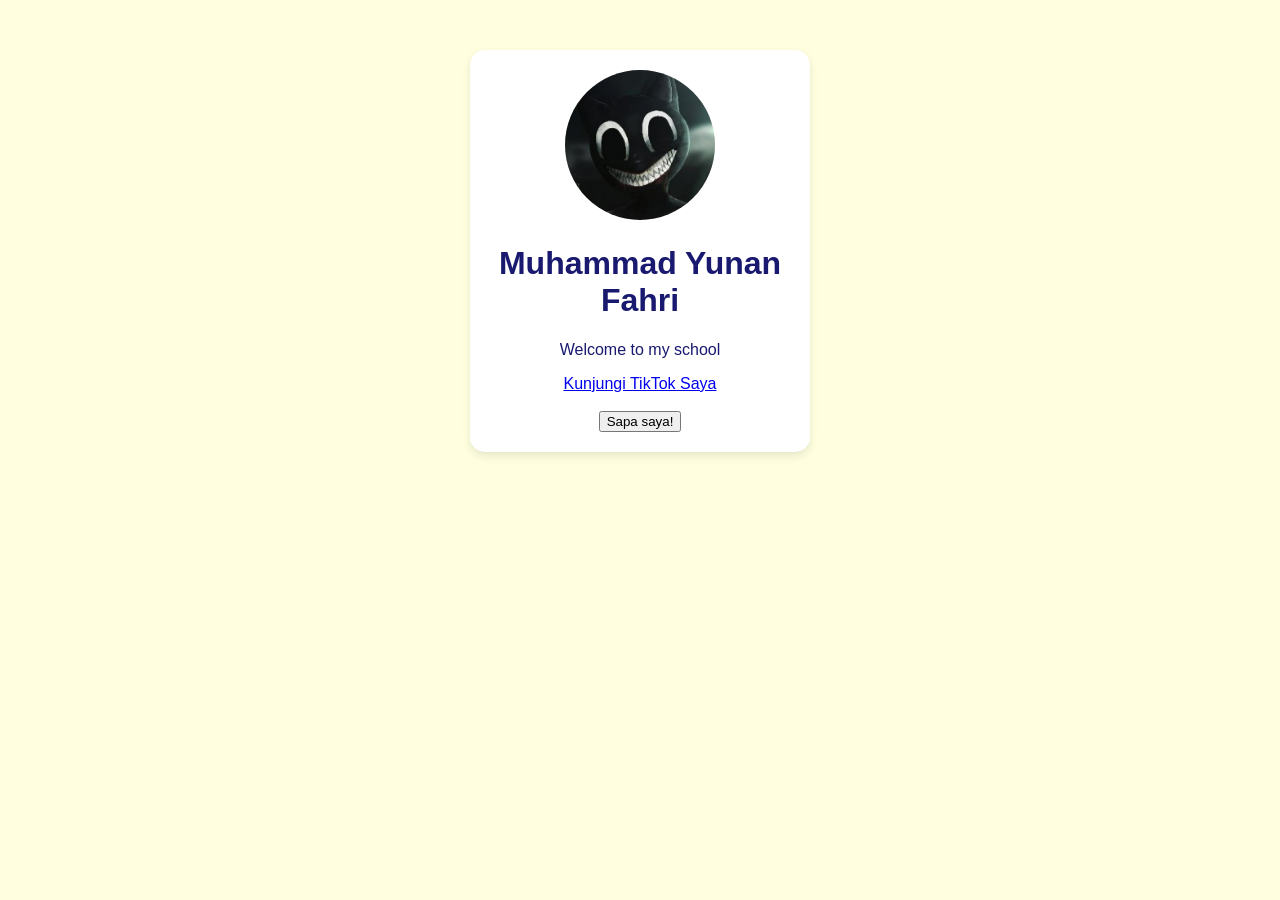
<file: index.html>
<!DOCTYPE html>
<html lang="id">
<head>
    <meta charset="UTF-8">
    <meta name="viewport" content="width=device-width, initial-scale=1.0">
    <title>Profil Saya</title>
    <!-- Menghubungkan file HTML dengan file CSS -->
    <link rel="stylesheet" href="style.css">
</head>
<body> <!-- Tag pembuka body yang benar -->

  <div class="kartu-profil">
    <!-- Gambar profil, sesuaikan nama file gambar jika berbeda -->
    <img src="foto-profil.jpg" alt="Foto profil saya">
    
    <h1>Muhammad Yunan Fahri</h1>
    <p>Welcome to my school</p>
    
    <!-- Link tujuan disesuaikan tanpa spasi pada domain -->
    <a href="https://www.tiktok.com/@B-2SPIRIT" target="_blank">Kunjungi TikTok Saya</a>
    <br><br>
    
    <!-- Tombol yang akan merespons saat diklik -->
    <button id="sapabutton">Sapa saya!</button>
  </div>

  <!-- Menghubungkan file HTML dengan file JavaScript -->
  <script src="script.js"></script>
</body>
</html>
</file>
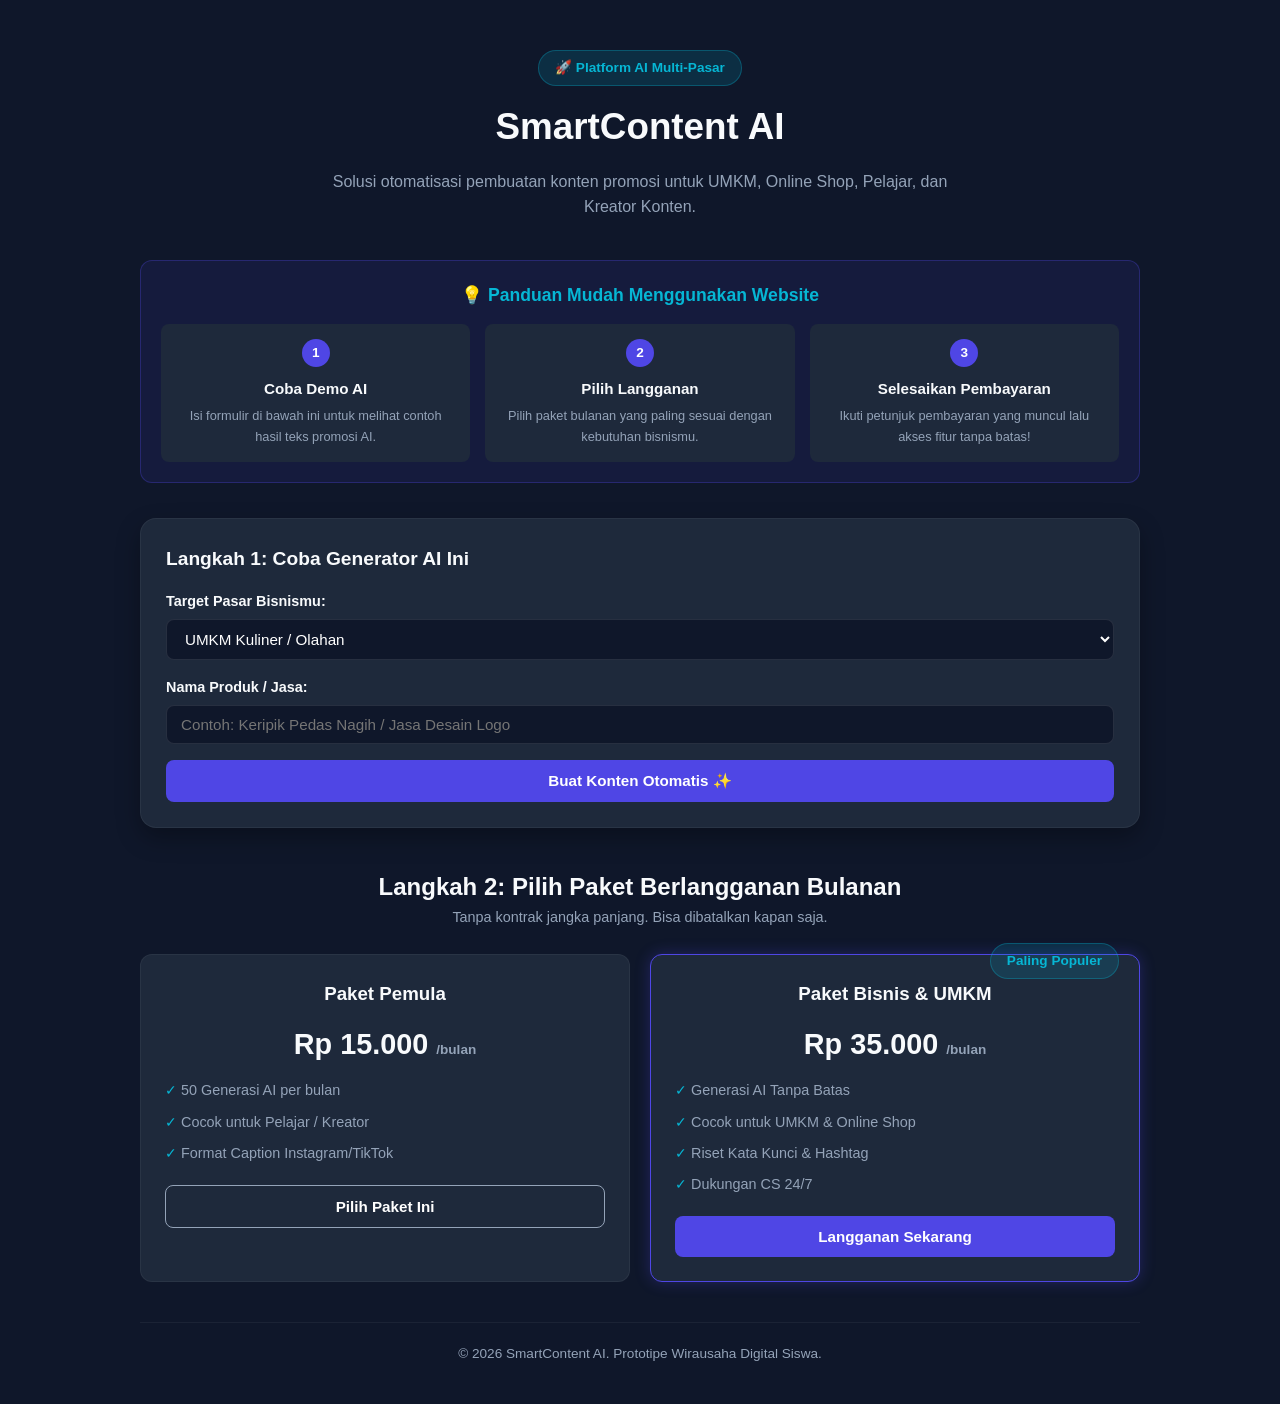
<file: super.html>
<!DOCTYPE html>
<html lang="id">
<head>
  <meta charset="UTF-8">
  <meta name="viewport" content="width=device-width, initial-scale=1.0">
  <title>SmartContent AI - Platform Konten Otomatis</title>
  
  <style>
    :root {
      --primary: #4F46E5;
      --primary-hover: #4338CA;
      --bg-dark: #0F172A;
      --card-bg: #1E293B;
      --text-light: #F8FAFC;
      --text-muted: #94A3B8;
      --accent: #06B6D4;
      --success: #10B981;
    }

    * {
      box-sizing: border-box;
      margin: 0;
      padding: 0;
      font-family: 'Segoe UI', Tahoma, Geneva, Verdana, sans-serif;
    }

    body {
      background-color: var(--bg-dark);
      color: var(--text-light);
      line-height: 1.6;
      padding: 20px;
    }

    .container {
      max-width: 1000px;
      margin: 0 auto;
    }

    /* Header */
    header {
      text-align: center;
      padding: 30px 0 20px;
    }

    .badge {
      background: rgba(6, 182, 212, 0.15);
      color: var(--accent);
      padding: 6px 16px;
      border-radius: 20px;
      font-size: 0.85rem;
      font-weight: 600;
      display: inline-block;
      margin-bottom: 12px;
      border: 1px solid rgba(6, 182, 212, 0.3);
    }

    h1 {
      font-size: 2.3rem;
      margin-bottom: 12px;
    }

    p.subtitle {
      color: var(--text-muted);
      font-size: 1rem;
      max-width: 650px;
      margin: 0 auto 20px;
    }

    /* FITUR PETUNJUK / HOW IT WORKS */
    .guide-section {
      background-color: rgba(79, 70, 229, 0.1);
      border: 1px solid rgba(79, 70, 229, 0.3);
      border-radius: 12px;
      padding: 20px;
      margin-bottom: 35px;
    }

    .guide-section h2 {
      font-size: 1.1rem;
      color: var(--accent);
      text-align: center;
      margin-bottom: 15px;
    }

    .steps-grid {
      display: grid;
      grid-template-columns: repeat(auto-fit, minmax(200px, 1fr));
      gap: 15px;
    }

    .step-card {
      background: var(--card-bg);
      padding: 15px;
      border-radius: 8px;
      text-align: center;
      position: relative;
    }

    .step-number {
      background: var(--primary);
      color: white;
      width: 28px;
      height: 28px;
      border-radius: 50%;
      display: flex;
      align-items: center;
      justify-content: center;
      font-weight: bold;
      margin: 0 auto 10px;
      font-size: 0.85rem;
    }

    .step-card h3 {
      font-size: 0.95rem;
      margin-bottom: 5px;
    }

    .step-card p {
      font-size: 0.8rem;
      color: var(--text-muted);
    }

    /* Interactive AI Form Card */
    .interactive-card {
      background-color: var(--card-bg);
      border-radius: 16px;
      padding: 25px;
      box-shadow: 0 10px 25px rgba(0, 0, 0, 0.3);
      border: 1px solid rgba(255, 255, 255, 0.05);
      margin-bottom: 40px;
    }

    .form-group {
      margin-bottom: 16px;
    }

    label {
      display: block;
      margin-bottom: 6px;
      font-weight: 600;
      font-size: 0.9rem;
    }

    input, select {
      width: 100%;
      padding: 10px 14px;
      border-radius: 8px;
      border: 1px solid rgba(255, 255, 255, 0.1);
      background-color: #0F172A;
      color: #FFF;
      font-size: 0.95rem;
      outline: none;
    }

    input:focus, select:focus {
      border-color: var(--primary);
    }

    .btn {
      background-color: var(--primary);
      color: white;
      border: none;
      padding: 12px 24px;
      border-radius: 8px;
      font-weight: 600;
      font-size: 0.95rem;
      cursor: pointer;
      width: 100%;
      transition: background 0.3s;
    }

    .btn:hover {
      background-color: var(--primary-hover);
    }

    .output-box {
      margin-top: 20px;
      padding: 16px;
      background-color: #090D16;
      border-radius: 8px;
      border-left: 4px solid var(--accent);
      display: none;
    }

    .spinner {
      display: none;
      text-align: center;
      margin: 15px 0;
      color: var(--accent);
      font-size: 0.9rem;
    }

    /* Pricing Section (Berlangganan Bulanan) */
    .pricing-title {
      text-align: center;
      margin-bottom: 25px;
    }

    .pricing-grid {
      display: grid;
      grid-template-columns: repeat(auto-fit, minmax(260px, 1fr));
      gap: 20px;
      margin-bottom: 40px;
    }

    .price-card {
      background-color: var(--card-bg);
      border-radius: 12px;
      padding: 24px;
      border: 1px solid rgba(255, 255, 255, 0.05);
      text-align: center;
      position: relative;
    }

    .price-card.featured {
      border-color: var(--primary);
      box-shadow: 0 0 15px rgba(79, 70, 229, 0.3);
    }

    .price {
      font-size: 1.8rem;
      font-weight: 700;
      margin: 12px 0;
    }

    .price span {
      font-size: 0.85rem;
      color: var(--text-muted);
    }

    .features-list {
      list-style: none;
      margin-bottom: 20px;
      text-align: left;
      color: var(--text-muted);
      font-size: 0.9rem;
    }

    .features-list li {
      margin-bottom: 8px;
    }

    .features-list li::before {
      content: "✓ ";
      color: var(--accent);
    }

    /* MODAL PETUNJUK PEMBELIAN */
    .modal {
      display: none;
      position: fixed;
      top: 0;
      left: 0;
      width: 100%;
      height: 100%;
      background: rgba(0, 0, 0, 0.8);
      justify-content: center;
      align-items: center;
      padding: 20px;
      z-index: 100;
    }

    .modal-content {
      background: var(--card-bg);
      border-radius: 12px;
      padding: 25px;
      max-width: 450px;
      width: 100%;
      border: 1px solid var(--primary);
      position: relative;
    }

    .close-btn {
      position: absolute;
      top: 10px;
      right: 15px;
      font-size: 1.5rem;
      cursor: pointer;
      color: var(--text-muted);
    }

    .checkout-steps {
      background: #0F172A;
      padding: 12px;
      border-radius: 8px;
      margin: 15px 0;
      font-size: 0.85rem;
    }

    .checkout-steps ol {
      padding-left: 20px;
    }

    .checkout-steps li {
      margin-bottom: 6px;
    }

    footer {
      text-align: center;
      color: var(--text-muted);
      font-size: 0.85rem;
      padding: 20px 0;
      border-top: 1px solid rgba(255, 255, 255, 0.05);
    }
  </style>
</head>
<body>

  <div class="container">
    <!-- Header -->
    <header>
      <span class="badge">🚀 Platform AI Multi-Pasar</span>
      <h1>SmartContent AI</h1>
      <p class="subtitle">Solusi otomatisasi pembuatan konten promosi untuk UMKM, Online Shop, Pelajar, dan Kreator Konten.</p>
    </header>

    <!-- FITUR PETUNJUK: HANYA 3 LANGKAH MUDAH -->
    <section class="guide-section">
      <h2>💡 Panduan Mudah Menggunakan Website</h2>
      <div class="steps-grid">
        <div class="step-card">
          <div class="step-number">1</div>
          <h3>Coba Demo AI</h3>
          <p>Isi formulir di bawah ini untuk melihat contoh hasil teks promosi AI.</p>
        </div>
        <div class="step-card">
          <div class="step-number">2</div>
          <h3>Pilih Langganan</h3>
          <p>Pilih paket bulanan yang paling sesuai dengan kebutuhan bisnismu.</p>
        </div>
        <div class="step-card">
          <div class="step-number">3</div>
          <h3>Selesaikan Pembayaran</h3>
          <p>Ikuti petunjuk pembayaran yang muncul lalu akses fitur tanpa batas!</p>
        </div>
      </div>
    </section>

    <!-- Demo AI -->
    <main class="interactive-card">
      <h2 style="margin-bottom: 15px; font-size: 1.2rem;">Langkah 1: Coba Generator AI Ini</h2>
      
      <form id="aiForm">
        <div class="form-group">
          <label for="marketSegment">Target Pasar Bisnismu:</label>
          <select id="marketSegment">
            <option value="UMKM Kuliner / Olahan">UMKM Kuliner / Olahan</option>
            <option value="Online Shop Fashion / Skin Care">Online Shop Fashion / Skin Care</option>
            <option value="Jasa Pelajar & Kreator Konten">Jasa Pelajar & Kreator Konten</option>
          </select>
        </div>

        <div class="form-group">
          <label for="productName">Nama Produk / Jasa:</label>
          <input type="text" id="productName" placeholder="Contoh: Keripik Pedas Nagih / Jasa Desain Logo" required>
        </div>

        <button type="submit" class="btn">Buat Konten Otomatis ✨</button>
      </form>

      <div id="spinner" class="spinner">
        ⚡ AI sedang memproses konten promosi kamu...
      </div>

      <div id="outputBox" class="output-box">
        <h3 style="color: var(--accent); font-size: 0.95rem; margin-bottom: 5px;">Hasil Konten AI:</h3>
        <p id="aiResultText"></p>
      </div>
    </main>

    <!-- Pricing (Paket Bulanan) -->
    <section>
      <div class="pricing-title">
        <h2>Langkah 2: Pilih Paket Berlangganan Bulanan</h2>
        <p style="color: var(--text-muted); font-size: 0.9rem;">Tanpa kontrak jangka panjang. Bisa dibatalkan kapan saja.</p>
      </div>

      <div class="pricing-grid">
        <!-- Paket Pemula -->
        <div class="price-card">
          <h3>Paket Pemula</h3>
          <div class="price">Rp 15.000 <span>/bulan</span></div>
          <ul class="features-list">
            <li>50 Generasi AI per bulan</li>
            <li>Cocok untuk Pelajar / Kreator</li>
            <li>Format Caption Instagram/TikTok</li>
          </ul>
          <button class="btn" style="background-color: transparent; border: 1px solid var(--text-muted);" onclick="openCheckout('Paket Pemula', 15000)">Pilih Paket Ini</button>
        </div>

        <!-- Paket Pro (Rekomendasi Utama) -->
        <div class="price-card featured">
          <span class="badge" style="position: absolute; top: -12px; right: 20px;">Paling Populer</span>
          <h3>Paket Bisnis & UMKM</h3>
          <div class="price">Rp 35.000 <span>/bulan</span></div>
          <ul class="features-list">
            <li>Generasi AI Tanpa Batas</li>
            <li>Cocok untuk UMKM & Online Shop</li>
            <li>Riset Kata Kunci & Hashtag</li>
            <li>Dukungan CS 24/7</li>
          </ul>
          <button class="btn" onclick="openCheckout('Paket Bisnis & UMKM', 35000)">Langganan Sekarang</button>
        </div>
      </div>
    </section>

    <footer>
      <p>&copy; 2026 SmartContent AI. Prototipe Wirausaha Digital Siswa.</p>
    </footer>
  </div>

  <!-- MODAL PETUNJUK PEMBAYARAN / CHECKOUT (Langkah 3) -->
  <div id="checkoutModal" class="modal">
    <div class="modal-content">
      <span class="close-btn" onclick="closeCheckout()">&times;</span>
      <h2 style="font-size: 1.2rem; margin-bottom: 5px;">Langkah 3: Petunjuk Pembelian</h2>
      <p style="color: var(--text-muted); font-size: 0.85rem;" id="selectedPlanTitle">Kamu memilih Paket Bisnis</p>

      <div class="checkout-steps">
        <strong style="color: var(--accent);">Cara Menyelesaikan Pembelian:</strong>
        <ol>
          <li>Isi Nama dan WhatsApp di bawah.</li>
          <li>Klik tombol <strong>"Lanjut ke Pembayaran"</strong>.</li>
          <li>Sistem akan mengarahkan ke QRIS/E-Wallet.</li>
          <li>Akun aktif otomatis dalam 1x24 jam!</li>
        </ol>
      </div>

      <form id="checkoutForm" onsubmit="handlePayment(event)">
        <div class="form-group">
          <label for="buyerName">Nama Lengkap:</label>
          <input type="text" id="buyerName" placeholder="Contoh: Budi Santoso" required>
        </div>
        <div class="form-group">
          <label for="buyerWA">Nomor WhatsApp Active:</label>
          <input type="tel" id="buyerWA" placeholder="08123456789" required>
        </div>
        <button type="submit" class="btn" style="background-color: var(--success);">Lanjut ke Pembayaran 💳</button>
      </form>
    </div>
  </div>

  <script>
    // Generator AI Simulasi
    document.getElementById('aiForm').addEventListener('submit', function(e) {
      e.preventDefault();
      const market = document.getElementById('marketSegment').value;
      const productName = document.getElementById('productName').value;

      const spinner = document.getElementById('spinner');
      const outputBox = document.getElementById('outputBox');
      const resultText = document.getElementById('aiResultText');

      outputBox.style.display = 'none';
      spinner.style.display = 'block';

      setTimeout(() => {
        spinner.style.display = 'none';
        resultText.innerHTML = `🔥 **[Solusi AI untuk ${market}]**<br>"Suka bingung bikin promosi? Cobain **${productName}**! Kualitas terjamin dan harga pas di kantong. Yuk order sekarang dan pesan lewat link di bio!"`;
        outputBox.style.display = 'block';
      }, 1200);
    });

    // Petunjuk Pembelian (Modal Logic)
    let selectedPlanName = "";
    let selectedPlanPrice = 0;

    function openCheckout(planName, price) {
      selectedPlanName = planName;
      selectedPlanPrice = price;
      
      document.getElementById('selectedPlanTitle').innerText = `Paket: ${planName} (Rp ${price.toLocaleString('id-ID')}/bulan)`;
      document.getElementById('checkoutModal').style.display = 'flex';
    }

    function closeCheckout() {
      document.getElementById('checkoutModal').style.display = 'none';
    }

    function handlePayment(e) {
      e.preventDefault();
      const name = document.getElementById('buyerName').value;
      const wa = document.getElementById('buyerWA').value;

      alert(`Terima kasih ${name}!\n\nPetunjuk Pembayaran telah dikirimkan ke WhatsApp (${wa}).\n\n(Pada versi rilis, langkah ini akan langsung membuka QRIS Midtrans / Xendit).`);
      closeCheckout();
    }
  </script>
</body>
</html>
</file>
<file: style.css>
/* Pengaturan gaya untuk keseluruhan latar belakang dan teks halaman */
body {
  background-color: #FFFFE0; /* Warna latar kuning muda */
  font-family: Arial, sans-serif; /* Perbaikan pengejaan sans-serif */
  color: #191970; /* Warna teks biru gelap */
}

/* Pengaturan gaya untuk wadah/kartu profil */
.kartu-profil {
  width: 300px;
  margin: 50px auto; /* Membuat kartu berada di tengah halaman */
  padding: 20px;
  background-color: white;
  border-radius: 15px; /* Sisi sudut melengkung */
  box-shadow: 0 4px 8px rgba(0,0,0,0.1); /* Efek bayangan */
  text-align: center; /* Membuat semua teks & elemen di dalam kartu berada di tengah */
}

/* Pengaturan gaya khusus untuk gambar profil di dalam kartu */
.kartu-profil img {
  width: 150px;
  height: 150px;
  object-fit: cover; /* Menjaga proporsi gambar tetap rapi */
  border-radius: 50%; /* Membuat gambar berbentuk lingkaran penuh */
}
</file>
